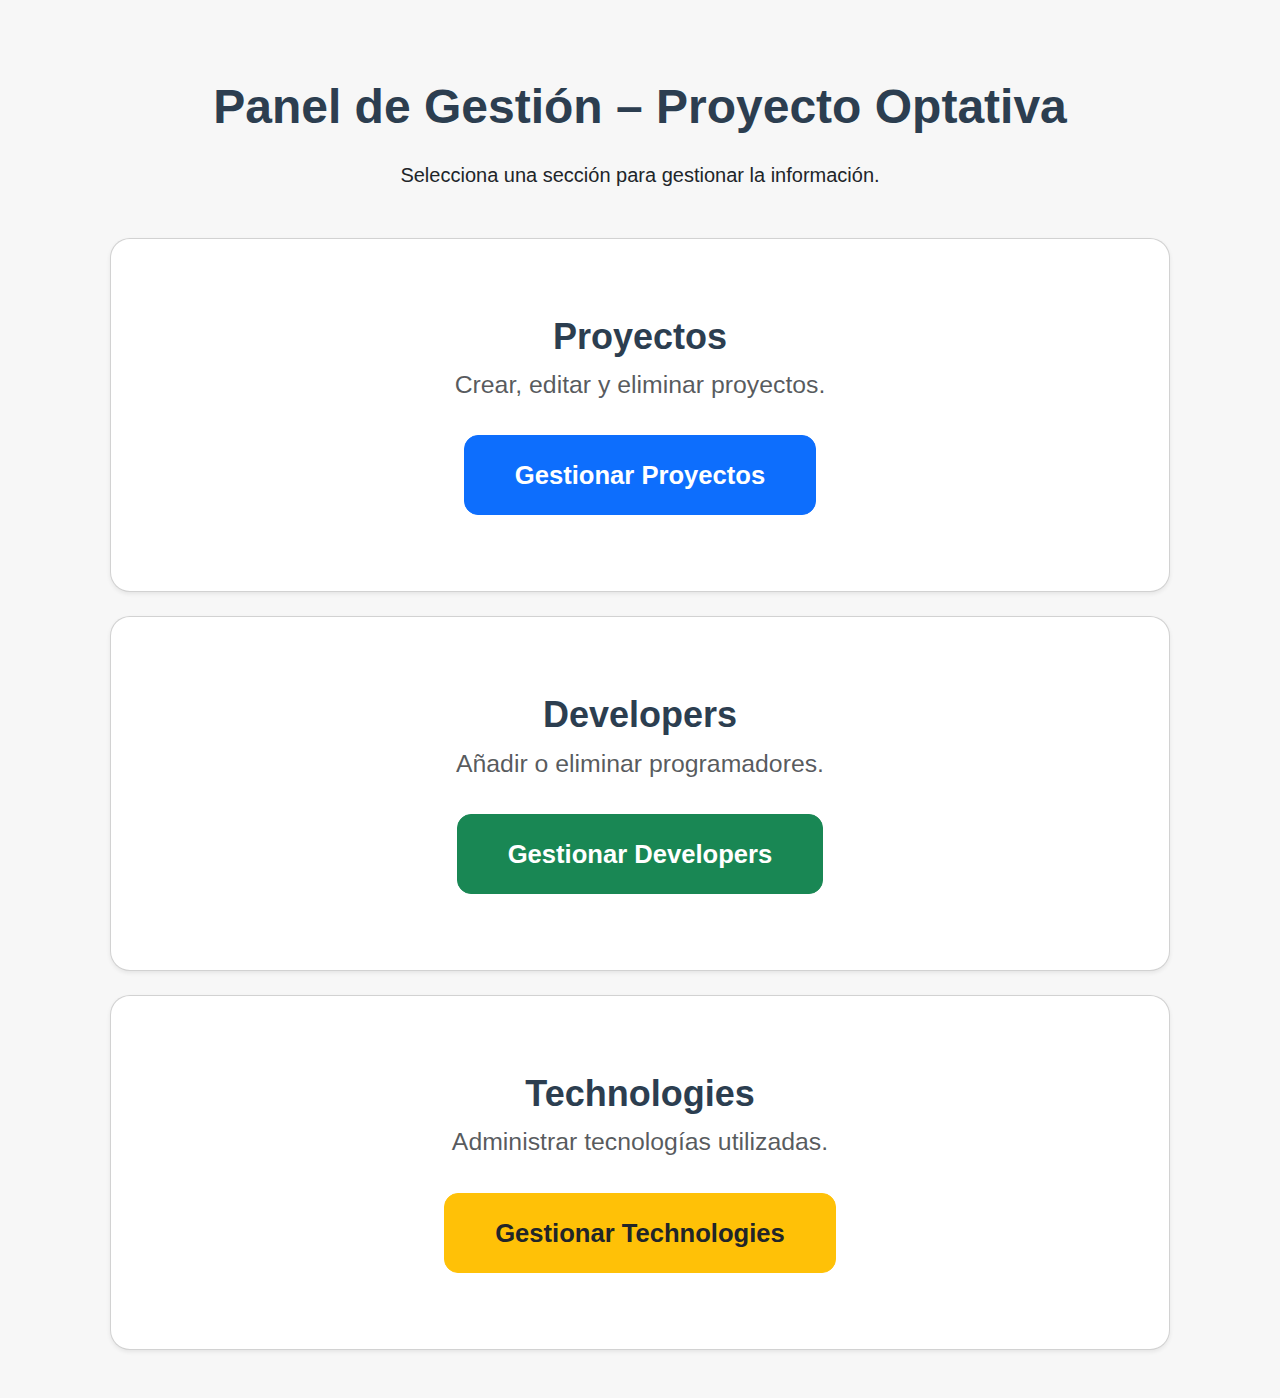
<file: ProyectoOptativa/frontend/index.html>
<!DOCTYPE html>
<html lang="es">
<head>
    <meta charset="UTF-8">
    <title>Panel API – Proyecto Optativa</title>
    <link href="https://cdn.jsdelivr.net/npm/bootstrap@5.3.0/dist/css/bootstrap.min.css" rel="stylesheet">
    <link rel="stylesheet" href="css/styles.css">

    <style>
        body {
            background: #f7f7f7;
        }

        .section-card {
            width: 100%;
            max-width: 1100px;
            padding: 40px 60px;
            border-radius: 18px;
            transition: transform 0.2s ease, box-shadow 0.2s ease;
        }

        .section-card:hover {
            transform: translateY(-4px);
            box-shadow: 0 10px 24px rgba(0,0,0,0.18);
        }
    </style>
</head>

<body>

<div class="container py-5">

    <h1 class="text-center mb-4 fw-bold">Panel de Gestión – Proyecto Optativa</h1>
    <p class="text-center mb-5">Selecciona una sección para gestionar la información.</p>

    <div class="d-flex flex-column align-items-center gap-4">

        <div class="card shadow-sm section-card">
            <div class="card-body text-center">
                <h3>Proyectos</h3>
                <p class="text-muted">Crear, editar y eliminar proyectos.</p>
                <a href="projects.html" class="btn btn-primary">Gestionar Proyectos</a>
            </div>
        </div>

        <div class="card shadow-sm section-card">
            <div class="card-body text-center">
                <h3>Developers</h3>
                <p class="text-muted">Añadir o eliminar programadores.</p>
                <a href="developers.html" class="btn btn-success">Gestionar Developers</a>
            </div>
        </div>

        <div class="card shadow-sm section-card">
            <div class="card-body text-center">
                <h3>Technologies</h3>
                <p class="text-muted">Administrar tecnologías utilizadas.</p>
                <a href="technologies.html" class="btn btn-warning text-dark">Gestionar Technologies</a>
            </div>
        </div>

    </div>

</div>

<script src="https://cdn.jsdelivr.net/npm/bootstrap@5.3.0/dist/js/bootstrap.bundle.min.js"></script>

</body>
</html>
</file>
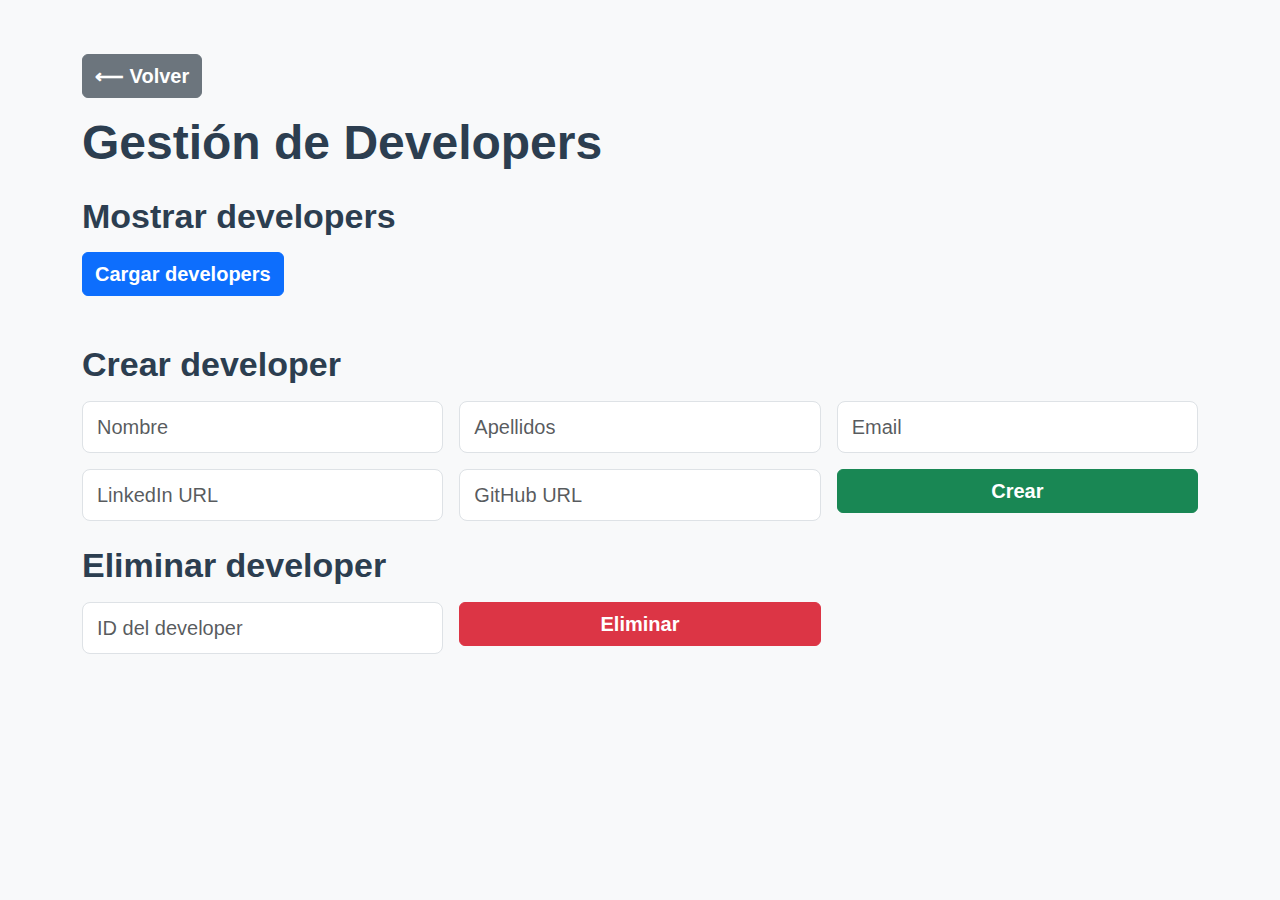
<file: ProyectoOptativa/frontend/developers.html>
<!DOCTYPE html>
<html lang="es">
<head>
    <meta charset="UTF-8">
    <title>Gestión de Developers</title>
    <link href="https://cdn.jsdelivr.net/npm/bootstrap@5.3.0/dist/css/bootstrap.min.css" rel="stylesheet">
    <link rel="stylesheet" href="css/styles.css">
</head>
<body class="bg-light">

<div class="container py-4">

    <button class="btn btn-secondary mb-3" onclick="location.href='index.html'">⟵ Volver</button>

    <h1 class="fw-bold mb-4">Gestión de Developers</h1>

    <div class="section-box">
        <h2 class="mb-3">Mostrar developers</h2>

        <button class="btn btn-primary" onclick="loadDevelopers()">Cargar developers</button>
        <span id="loadDevMsg" class="msg ms-2"></span>

        <div id="developersList" class="row mt-4"></div>
    </div>

    <div class="section-box mt-4">
        <h2 class="mb-3">Crear developer</h2>

        <div class="row g-3">

            <div class="col-md-4">
                <input id="devName" class="form-control" placeholder="Nombre">
            </div>

            <div class="col-md-4">
                <input id="devSurname" class="form-control" placeholder="Apellidos">
            </div>

            <div class="col-md-4">
                <input id="devEmail" class="form-control" placeholder="Email">
            </div>

            <div class="col-md-4">
                <input id="devLinkedin" class="form-control" placeholder="LinkedIn URL">
            </div>

            <div class="col-md-4">
                <input id="devGithub" class="form-control" placeholder="GitHub URL">
            </div>

            <div class="col-md-4">
                <button class="btn btn-success w-100" onclick="createDeveloper()">Crear</button>
            </div>
        </div>

        <span id="createDevMsg" class="msg mt-2 d-block"></span>

        <div id="createdDeveloper" class="mt-3"></div>
    </div>

    <div class="section-box mt-4">
        <h2 class="mb-3">Eliminar developer</h2>

        <div class="row g-3">

            <div class="col-md-4">
                <input id="deleteDevId" class="form-control" placeholder="ID del developer">
            </div>

            <div class="col-md-4">
                <button class="btn btn-danger w-100" onclick="deleteDeveloper()">Eliminar</button>
            </div>
        </div>

        <span id="deleteDevMsg" class="msg mt-2 d-block"></span>
    </div>

</div>

<script src="js/developers.js"></script>
<script src="https://cdn.jsdelivr.net/npm/bootstrap@5.3.0/dist/js/bootstrap.bundle.min.js"></script>

</body>
</html>
</file>
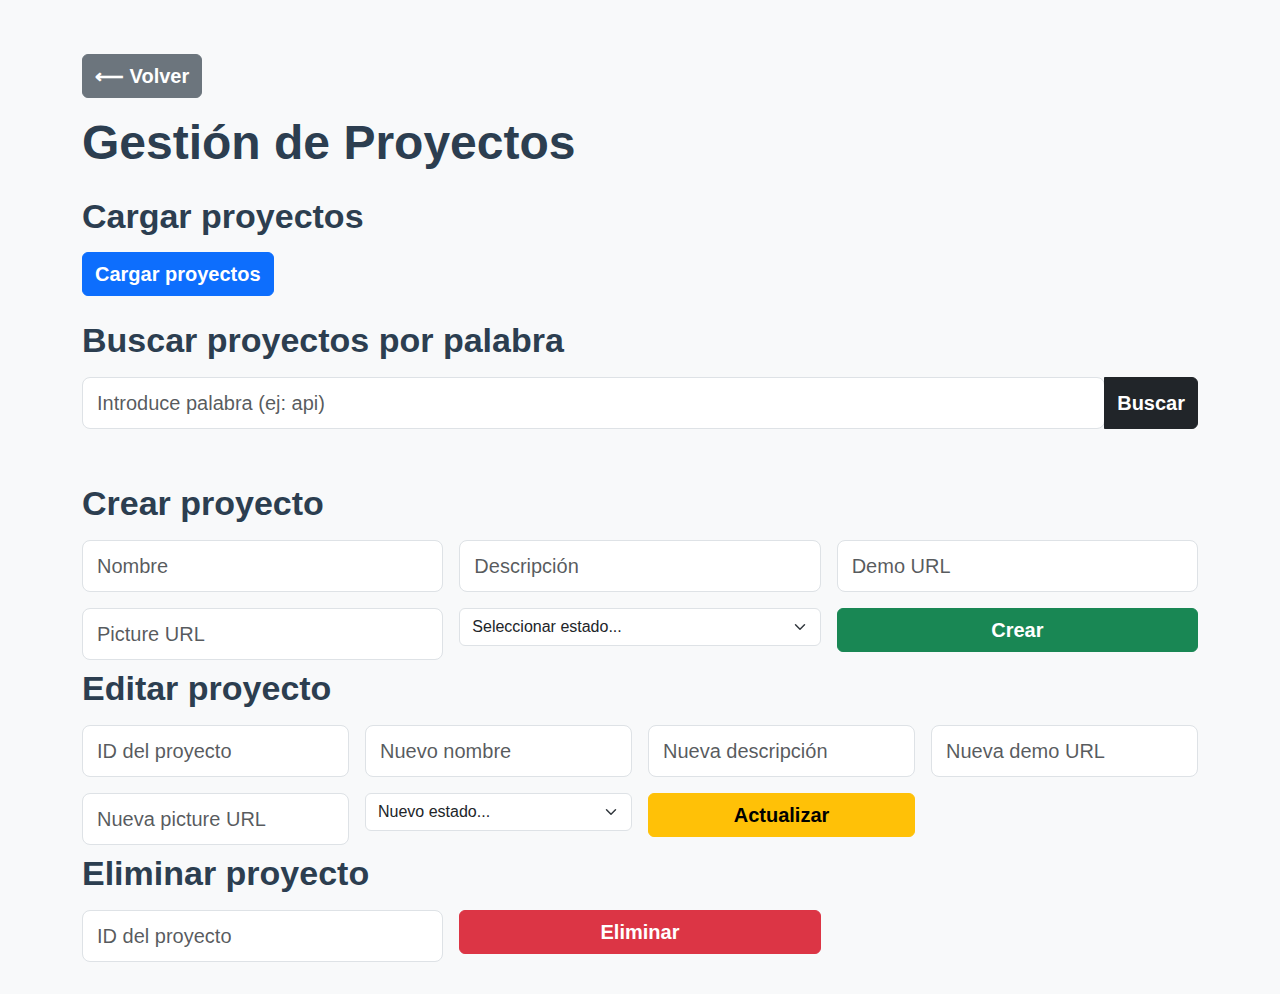
<file: ProyectoOptativa/frontend/projects.html>
<!DOCTYPE html>
<html lang="es">
<head>
    <meta charset="UTF-8">
    <title>Gestión de Proyectos</title>
    <link href="https://cdn.jsdelivr.net/npm/bootstrap@5.3.0/dist/css/bootstrap.min.css" rel="stylesheet">
    <link rel="stylesheet" href="css/styles.css">
</head>
<body class="bg-light">

<div class="container py-4">

    <button class="btn btn-secondary mb-3" onclick="location.href='index.html'">⟵ Volver</button>

    <h1 class="fw-bold mb-4">Gestión de Proyectos</h1>

    <div class="section-box">
        <h2 class="mb-3">Cargar proyectos</h2>
        <button class="btn btn-primary" onclick="loadProjects()">Cargar proyectos</button>
        <div id="projectsList" class="mt-4"></div>
    </div>

    <div class="section-box">
        <h2 class="mb-3">Buscar proyectos por palabra</h2>

        <div class="input-group mb-2">
            <input id="searchWord" class="form-control" placeholder="Introduce palabra (ej: api)">
            <button class="btn btn-dark" onclick="searchProjectByWord()">Buscar</button>
        </div>

        <span id="searchMsg" class="msg"></span>

        <div id="searchCount" class="mt-3"></div>
        <div id="searchResults" class="mt-2"></div>
    </div>

    <div class="section-box">
        <h2 class="mb-3">Crear proyecto</h2>

        <div class="row g-3">

            <div class="col-md-4">
                <input id="createName" class="form-control" placeholder="Nombre">
            </div>

            <div class="col-md-4">
                <input id="createDesc" class="form-control" placeholder="Descripción">
            </div>

            <div class="col-md-4">
                <input id="createDemo" class="form-control" placeholder="Demo URL">
            </div>

            <div class="col-md-4">
                <input id="createPic" class="form-control" placeholder="Picture URL">
            </div>

            <div class="col-md-4">
                <select id="createStatus" class="form-select">
                    <option value="" selected disabled>Seleccionar estado...</option>
                    <option value="3">En desarrollo</option>
                    <option value="5">En pausa</option>
                    <option value="4">Finalizado</option>
                </select>
            </div>

            <div class="col-md-4">
                <button class="btn btn-success w-100" onclick="createProject()">Crear</button>
            </div>

        </div>

        <span id="createMsg" class="msg mt-2 d-block"></span>
    </div>

    <div class="section-box">
        <h2 class="mb-3">Editar proyecto</h2>

        <div class="row g-3">

            <div class="col-md-3">
                <input id="editId" class="form-control" placeholder="ID del proyecto">
            </div>

            <div class="col-md-3">
                <input id="editName" class="form-control" placeholder="Nuevo nombre">
            </div>

            <div class="col-md-3">
                <input id="editDesc" class="form-control" placeholder="Nueva descripción">
            </div>

            <div class="col-md-3">
                <input id="editDemo" class="form-control" placeholder="Nueva demo URL">
            </div>

            <div class="col-md-3">
                <input id="editPic" class="form-control" placeholder="Nueva picture URL">
            </div>

            <div class="col-md-3">
                <select id="editStatus" class="form-select">
                    <option value="" selected disabled>Nuevo estado...</option>
                    <option value="3">En desarrollo</option>
                    <option value="5">En pausa</option>
                    <option value="4">Finalizado</option>
                </select>
            </div>

            <div class="col-md-3">
                <button class="btn btn-warning w-100" onclick="updateProject()">Actualizar</button>
            </div>

        </div>

        <span id="editMsg" class="msg mt-2 d-block"></span>
    </div>

    <div class="section-box">
        <h2 class="mb-3">Eliminar proyecto</h2>

        <div class="row g-3">

            <div class="col-md-4">
                <input id="deleteId" class="form-control" placeholder="ID del proyecto">
            </div>

            <div class="col-md-4">
                <button class="btn btn-danger w-100" onclick="deleteProject()">Eliminar</button>
            </div>

        </div>

        <span id="deleteMsg" class="msg mt-2 d-block"></span>
    </div>

</div>

<script src="js/projects.js"></script>
<script src="https://cdn.jsdelivr.net/npm/bootstrap@5.3.0/dist/js/bootstrap.bundle.min.js"></script>

</body>
</html>
</file>
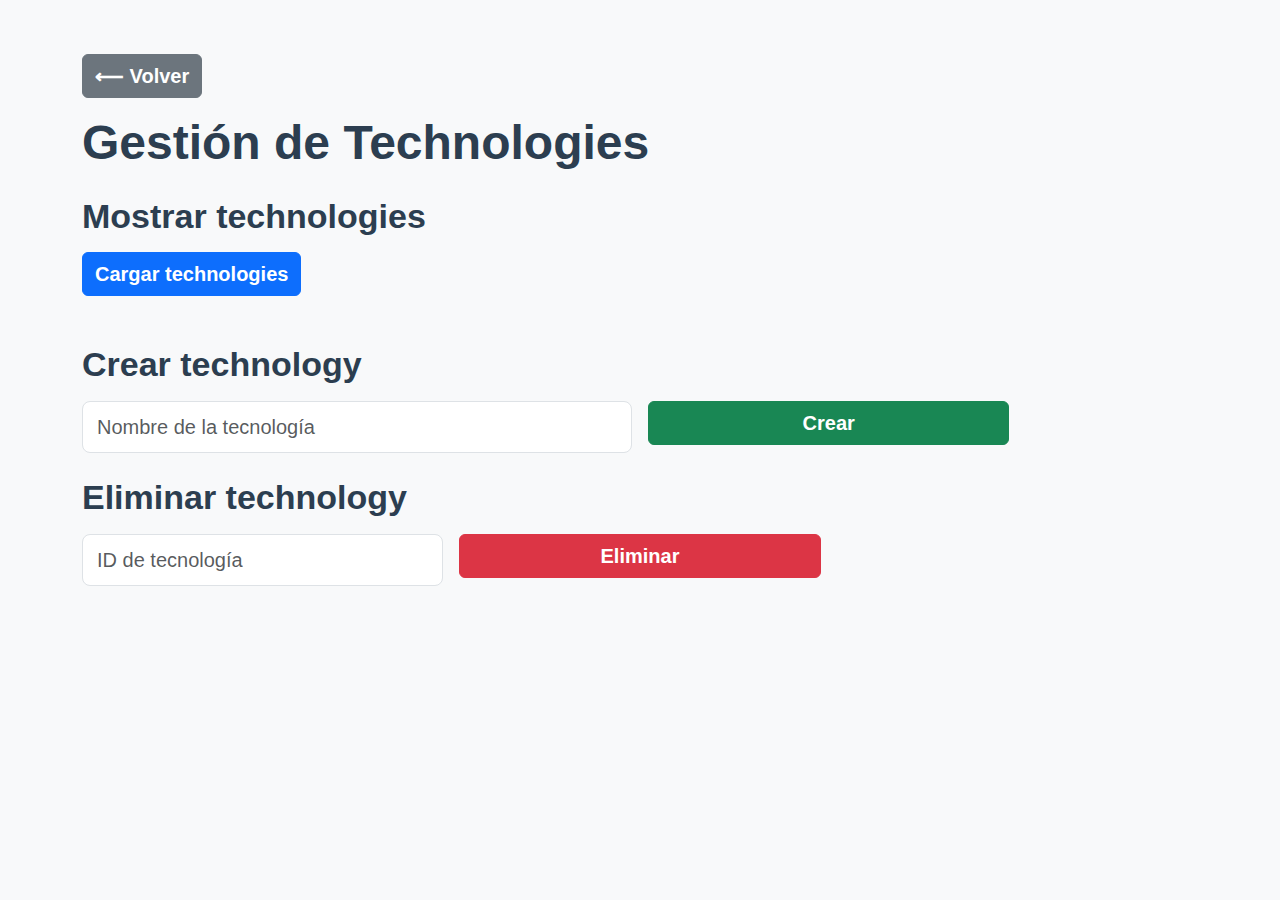
<file: ProyectoOptativa/frontend/technologies.html>
<!DOCTYPE html>
<html lang="es">
<head>
    <meta charset="UTF-8">
    <title>Gestión de Technologies</title>
    <link href="https://cdn.jsdelivr.net/npm/bootstrap@5.3.0/dist/css/bootstrap.min.css" rel="stylesheet">
    <link rel="stylesheet" href="css/styles.css">
</head>
<body class="bg-light">

<div class="container py-4">

    <button class="btn btn-secondary mb-3" onclick="location.href='index.html'">⟵ Volver</button>

    <h1 class="fw-bold mb-4">Gestión de Technologies</h1>

    <div class="section-box">
        <h2 class="mb-3">Mostrar technologies</h2>

        <button class="btn btn-primary" onclick="loadTechnologies()">Cargar technologies</button>

        <div id="techList" class="row mt-4"></div>
    </div>

    <div class="section-box mt-4">
        <h2 class="mb-3">Crear technology</h2>

        <div class="row g-3">

            <div class="col-md-6">
                <input id="techName" class="form-control" placeholder="Nombre de la tecnología">
            </div>

            <div class="col-md-4">
                <button class="btn btn-success w-100" onclick="createTechnology()">Crear</button>
            </div>
        </div>

        <span id="techCreateMsg" class="msg mt-2 d-block"></span>
    </div>

    <div class="section-box mt-4">
        <h2 class="mb-3">Eliminar technology</h2>

        <div class="row g-3">

            <div class="col-md-4">
                <input id="techDeleteId" class="form-control" placeholder="ID de tecnología">
            </div>

            <div class="col-md-4">
                <button class="btn btn-danger w-100" onclick="deleteTechnology()">Eliminar</button>
            </div>
        </div>

        <span id="techDeleteMsg" class="msg mt-2 d-block"></span>
    </div>

</div>

<script src="js/technologies.js"></script>
<script src="https://cdn.jsdelivr.net/npm/bootstrap@5.3.0/dist/js/bootstrap.bundle.min.js"></script>

</body>
</html>
</file>
<file: ProyectoOptativa/frontend/css/styles.css>
body {
    background-color: #f5f6fa;
    font-family: "Segoe UI", sans-serif;
    padding-top: 30px;
    font-size: 20px; 
}

h1 {
    font-weight: 900;
    color: #2c3e50;
    font-size: 48px;   
}

h2 {
    font-weight: 700;
    color: #2c3e50;
    font-size: 34px;
}

h3 {
    font-weight: 700;
    color: #2c3e50;
    font-size: 36px !important;   
}

.section-card {
    border-radius: 20px !important;
    padding: 60px 70px !important;    
    width: 95% !important;
    max-width: 1250px !important;       
    box-shadow: 0 4px 18px rgba(0, 0, 0, 0.10);
    transition: transform 0.2s ease, box-shadow 0.2s ease !important;
}

.section-card:hover {
    transform: scale(1.03) !important;
    box-shadow: 0 8px 24px rgba(0, 0, 0, 0.25) !important;
}

.section-card p {
    font-size: 1.55rem !important;     
    margin-bottom: 2rem !important;
}

.section-card .btn {
    padding: 20px 50px !important;
    font-size: 1.6rem !important;         
    font-weight: 700 !important;
    border-radius: 14px !important;
}

.project-card, .developer-card, .tech-card {
    background: #ffffff;
    padding: 22px;
    border-radius: 14px;
    border: 1px solid #dadada;
    margin-bottom: 18px;
    font-size: 20px;
}

.project-card:hover,
.developer-card:hover,
.tech-card:hover {
    border-color: #0d6efd;
    box-shadow: 0 2px 12px rgba(0, 74, 173, 0.2);
}

.msg {
    font-weight: 700;
    padding-left: 10px;
    font-size: 20px;
}

.msg.ok {
    color: #27ae60;
}

.msg.error {
    color: #e74c3c;
}

input {
    border-radius: 8px !important;
    font-size: 20px !important;
    padding: 10px 14px !important;
}

button {
    font-weight: 700 !important;
    font-size: 20px !important;
}
</file>
